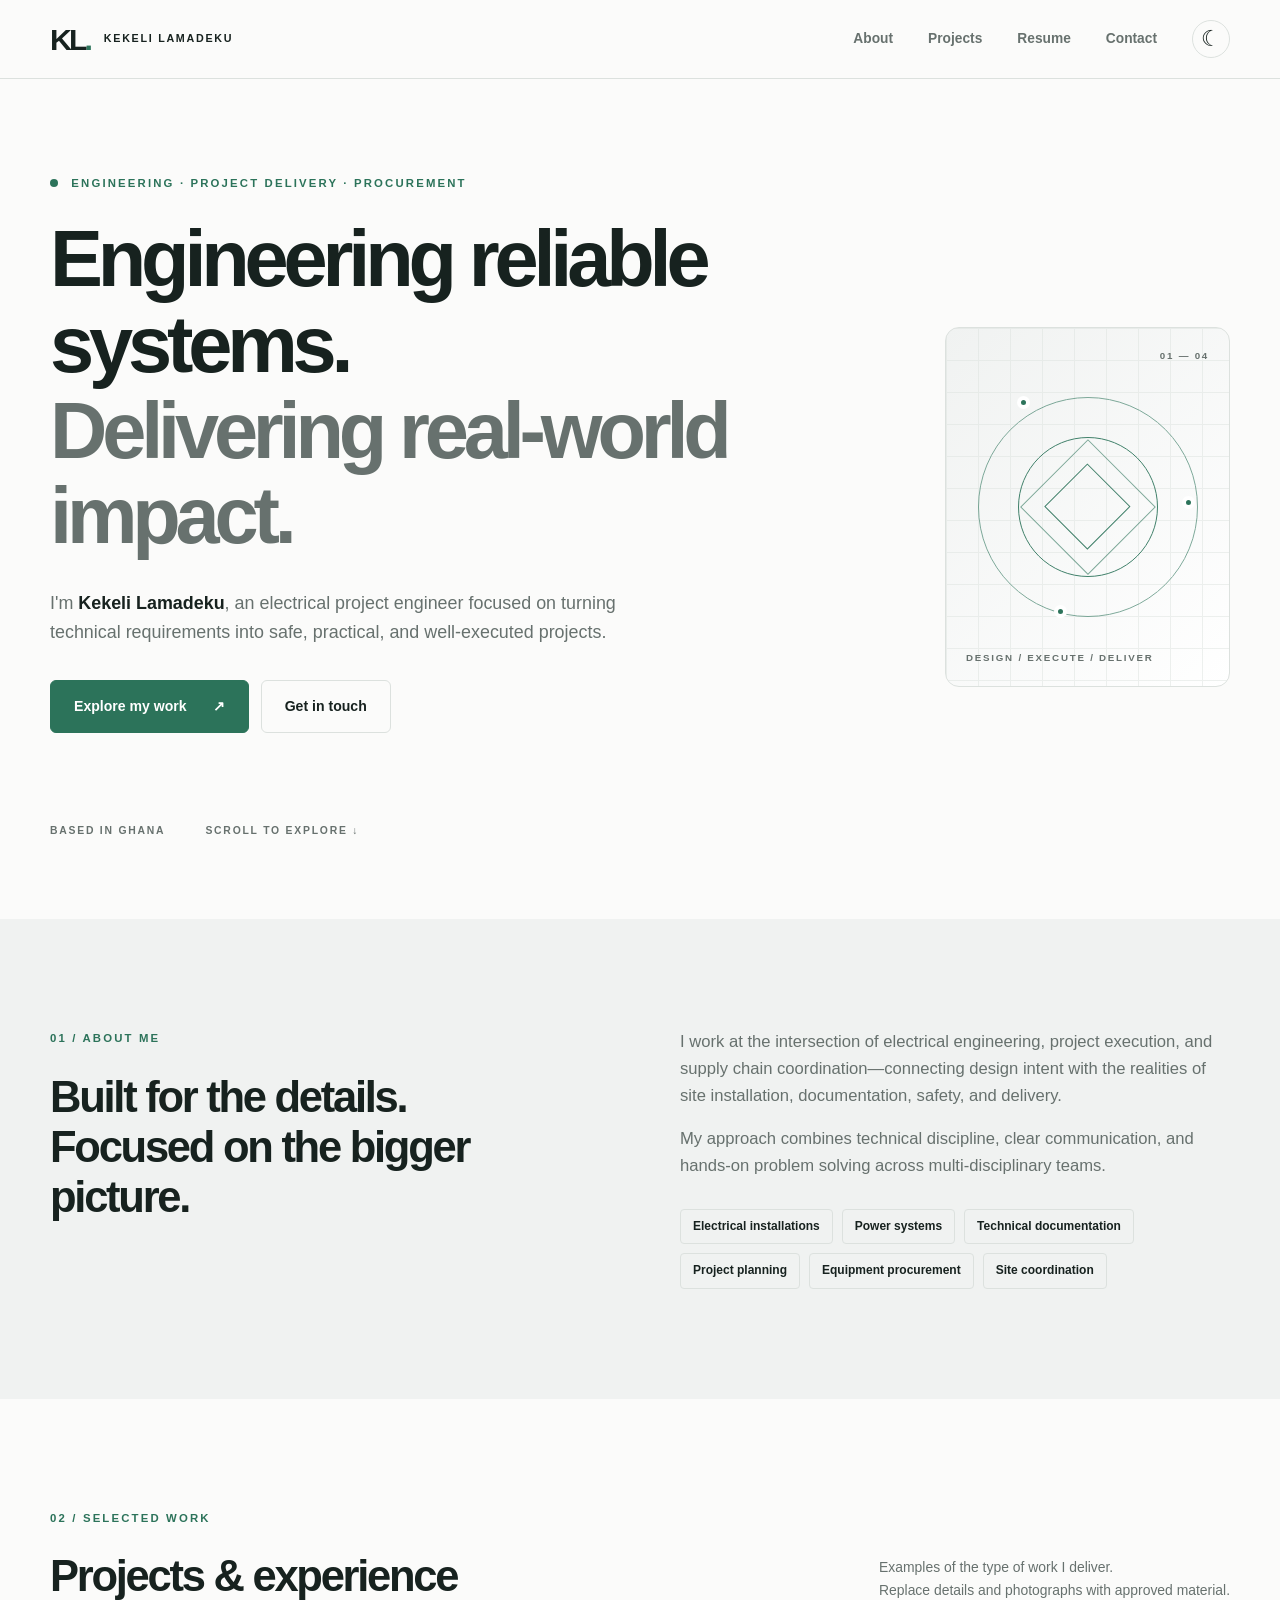
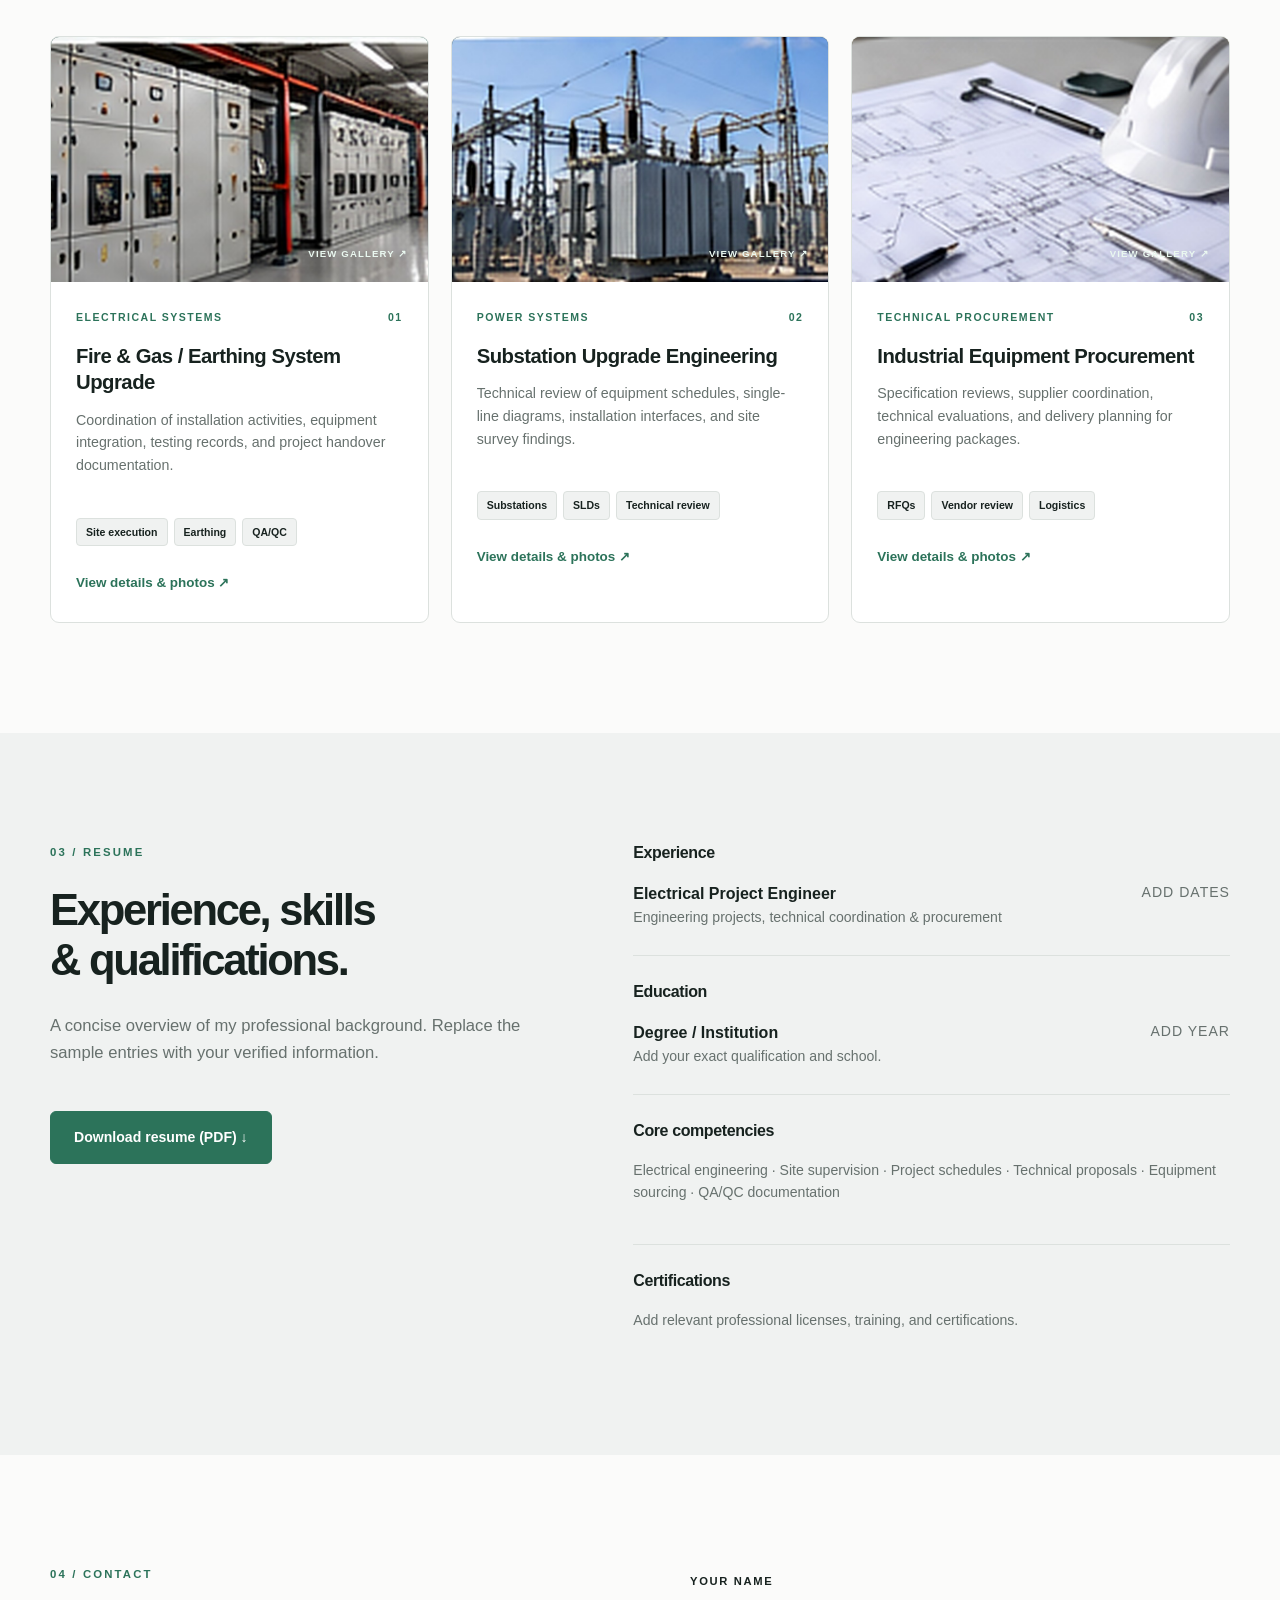
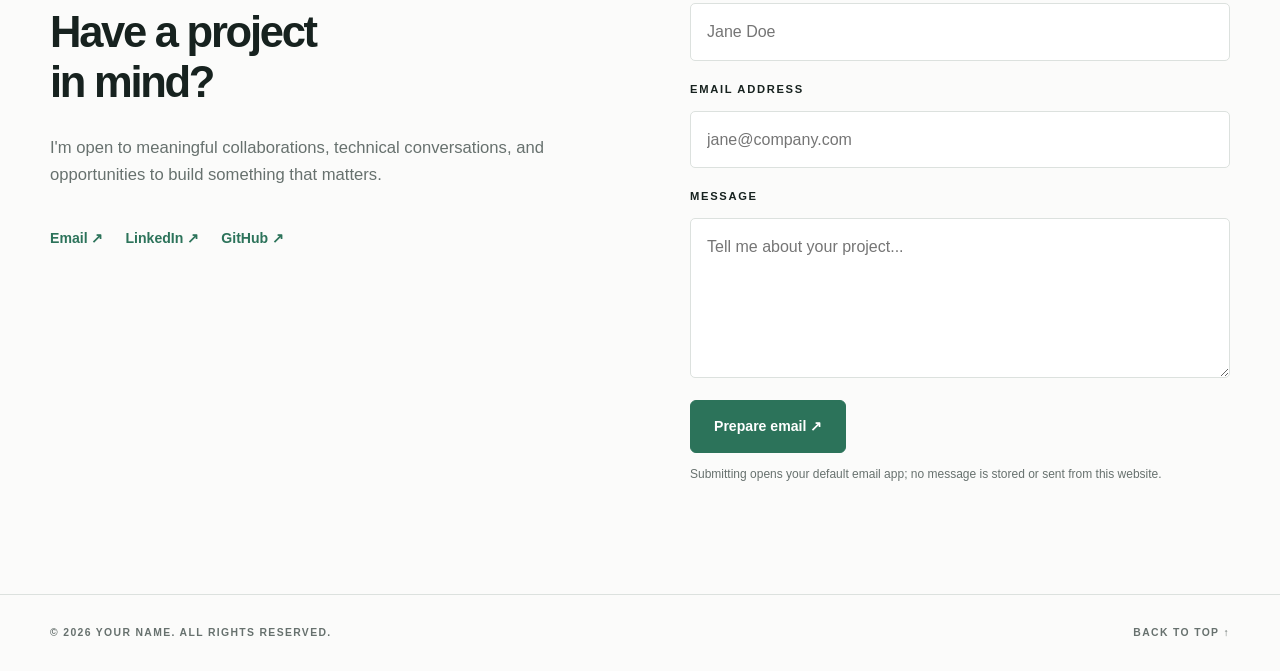
<file: index.html>
<!DOCTYPE html>
<html lang="en">
<head>
  <meta charset="UTF-8" />
  <meta name="viewport" content="width=device-width, initial-scale=1" />
  <meta name="description" content="Portfolio of an electrical project engineer working across power systems, site delivery, and technical procurement." />
  <meta name="theme-color" content="#f7f8fa" />
  <title>KEKELI LAMADEKU | Electrical Engineer</title>
  <link rel="stylesheet" href="styles.css" />
  <script src="script.js" defer></script>
</head>
<body>
  <a class="skip-link" href="#main">Skip to content</a>
  <header class="site-header">
    <nav class="nav container" aria-label="Main navigation">
      <a href="#home" class="brand" aria-label="Kekeli Lamadeku home"><span class="brand-symbol">KL<span class="accent">.</span></span><span class="brand-label">KEKELI LAMADEKU</span></a>
      <button class="menu-toggle icon-button" type="button" aria-label="Open menu" aria-expanded="false" aria-controls="nav-links">☰</button>
      <div class="nav-links" id="nav-links">
        <a href="#about">About</a><a href="#projects">Projects</a><a href="#resume">Resume</a><a href="#contact">Contact</a>
        <button id="theme-toggle" class="icon-button theme-toggle" type="button" aria-label="Switch to dark mode" title="Toggle theme">☾</button>
      </div>
    </nav>
  </header>

  <main id="main">
    <section id="home" class="hero section container">
      <div class="hero-copy">
        <p class="eyebrow"><span class="status-dot"></span> ENGINEERING · PROJECT DELIVERY · PROCUREMENT</p>
        <h1>Engineering reliable systems.<br /><span class="muted-heading">Delivering real-world impact.</span></h1>
        <p class="hero-description">I'm <strong>Kekeli Lamadeku</strong>, an electrical project engineer focused on turning technical requirements into safe, practical, and well-executed projects.</p>
        <div class="button-row"><a class="button button-primary" href="#projects">Explore my work <span aria-hidden="true">↗</span></a><a class="button button-outline" href="#contact">Get in touch</a></div>
        <div class="hero-bottom"><span>BASED IN GHANA</span><span>SCROLL TO EXPLORE ↓</span></div>
      </div>
      <div class="hero-visual" aria-label="Decorative electrical engineering line diagram">
        <div class="diagram-grid"></div><div class="diagram-ring ring-one"></div><div class="diagram-ring ring-two"></div>
        <div class="diagram-node node-a"></div><div class="diagram-node node-b"></div><div class="diagram-node node-c"></div>
        <span class="diagram-caption">DESIGN / EXECUTE / DELIVER</span><span class="diagram-index">01 — 04</span>
      </div>
    </section>

    <section id="about" class="section section-alt"><div class="container two-column">
      <div><p class="eyebrow">01 / ABOUT ME</p><h2>Built for the details.<br />Focused on the bigger picture.</h2></div>
      <div class="body-copy"><p>I work at the intersection of electrical engineering, project execution, and supply chain coordination—connecting design intent with the realities of site installation, documentation, safety, and delivery.</p><p>My approach combines technical discipline, clear communication, and hands-on problem solving across multi-disciplinary teams.</p><div class="expertise"><span>Electrical installations</span><span>Power systems</span><span>Technical documentation</span><span>Project planning</span><span>Equipment procurement</span><span>Site coordination</span></div></div>
    </div></section>

    <section id="projects" class="section container">
      <div class="section-header"><div><p class="eyebrow">02 / SELECTED WORK</p><h2>Projects & experience</h2></div><p>Examples of the type of work I deliver.<br />Replace details and photographs with approved material.</p></div>
      <div class="project-grid">
        <article class="project-card"><button class="project-image photo-placeholder" type="button" data-gallery="0" aria-label="Open project 1 gallery"><img class="project-card-photo" src="assets/fire-gas-1.jpg" alt="Illustrative engineering project photograph" loading="lazy" /><span class="image-action">VIEW GALLERY ↗</span></button><div class="project-content"><div class="project-meta">ELECTRICAL SYSTEMS <span>01</span></div><h3>Fire & Gas / Earthing System Upgrade</h3><p>Coordination of installation activities, equipment integration, testing records, and project handover documentation.</p><div class="tags"><span>Site execution</span><span>Earthing</span><span>QA/QC</span></div><button class="text-link" type="button" data-gallery="0">View details & photos ↗</button></div></article>
        <article class="project-card"><button class="project-image photo-placeholder variant-two" type="button" data-gallery="1" aria-label="Open project 2 gallery"><img class="project-card-photo" src="assets/substation-1.jpg" alt="Illustrative engineering project photograph" loading="lazy" /><span class="image-action">VIEW GALLERY ↗</span></button><div class="project-content"><div class="project-meta">POWER SYSTEMS <span>02</span></div><h3>Substation Upgrade Engineering</h3><p>Technical review of equipment schedules, single-line diagrams, installation interfaces, and site survey findings.</p><div class="tags"><span>Substations</span><span>SLDs</span><span>Technical review</span></div><button class="text-link" type="button" data-gallery="1">View details & photos ↗</button></div></article>
        <article class="project-card"><button class="project-image photo-placeholder variant-three" type="button" data-gallery="2" aria-label="Open project 3 gallery"><img class="project-card-photo" src="assets/procurement-1.jpg" alt="Illustrative engineering project photograph" loading="lazy" /><span class="image-action">VIEW GALLERY ↗</span></button><div class="project-content"><div class="project-meta">TECHNICAL PROCUREMENT <span>03</span></div><h3>Industrial Equipment Procurement</h3><p>Specification reviews, supplier coordination, technical evaluations, and delivery planning for engineering packages.</p><div class="tags"><span>RFQs</span><span>Vendor review</span><span>Logistics</span></div><button class="text-link" type="button" data-gallery="2">View details & photos ↗</button></div></article>
      </div>
    </section>

    <section id="resume" class="section section-alt"><div class="container resume-layout"><div class="resume-intro"><p class="eyebrow">03 / RESUME</p><h2>Experience, skills<br />& qualifications.</h2><p>A concise overview of my professional background. Replace the sample entries with your verified information.</p><a class="button button-primary" href="assets/resume.pdf" download>Download resume (PDF) ↓</a></div><div class="resume-details"><div class="resume-block"><h3>Experience</h3><div class="resume-entry"><div><strong>Electrical Project Engineer</strong><span>Engineering projects, technical coordination & procurement</span></div><small>ADD DATES</small></div></div><div class="resume-block"><h3>Education</h3><div class="resume-entry"><div><strong>Degree / Institution</strong><span>Add your exact qualification and school.</span></div><small>ADD YEAR</small></div></div><div class="resume-block"><h3>Core competencies</h3><p>Electrical engineering · Site supervision · Project schedules · Technical proposals · Equipment sourcing · QA/QC documentation</p></div><div class="resume-block"><h3>Certifications</h3><p>Add relevant professional licenses, training, and certifications.</p></div></div></div></section>

    <section id="contact" class="section container contact-layout"><div><p class="eyebrow">04 / CONTACT</p><h2>Have a project<br />in mind?</h2><p class="contact-copy">I'm open to meaningful collaborations, technical conversations, and opportunities to build something that matters.</p><div class="social-links"><a id="email-link" href="mailto:hello@example.com">Email ↗</a><a href="https://www.linkedin.com/" target="_blank" rel="noopener noreferrer">LinkedIn ↗</a><a href="https://github.com/" target="_blank" rel="noopener noreferrer">GitHub ↗</a></div></div><form id="contact-form" class="contact-form"><label for="contact-name">YOUR NAME</label><input id="contact-name" name="name" autocomplete="name" required placeholder="Jane Doe" maxlength="100" /><label for="contact-email">EMAIL ADDRESS</label><input id="contact-email" name="email" type="email" autocomplete="email" required placeholder="jane@company.com" maxlength="180" /><label for="contact-message">MESSAGE</label><textarea id="contact-message" name="message" rows="5" required placeholder="Tell me about your project..." maxlength="3000"></textarea><button class="button button-primary" type="submit">Prepare email ↗</button><p class="form-note" id="form-note" role="status">Submitting opens your default email app; no message is stored or sent from this website.</p></form></section>
  </main>
  <footer class="site-footer"><div class="container footer-inner"><span>© <span id="year"></span> YOUR NAME. ALL RIGHTS RESERVED.</span><a href="#home">BACK TO TOP ↑</a></div></footer>

  <dialog id="gallery-dialog" class="gallery-dialog" aria-label="Project gallery"><div class="dialog-heading"><div><p class="eyebrow">PROJECT GALLERY</p><h3 id="gallery-title">Project</h3></div><button id="close-gallery" class="icon-button close-button" type="button" aria-label="Close gallery">✕</button></div><div class="gallery-image-wrap"><img id="gallery-image" alt="Project image" hidden /><div id="gallery-placeholder" class="gallery-empty">Project photo placeholder</div></div><div class="gallery-footer"><p id="gallery-caption"></p><div class="gallery-controls"><button id="gallery-prev" type="button" aria-label="Previous image">←</button><span id="gallery-counter">1 / 3</span><button id="gallery-next" type="button" aria-label="Next image">→</button></div></div></dialog>
</body>
</html>
</file>
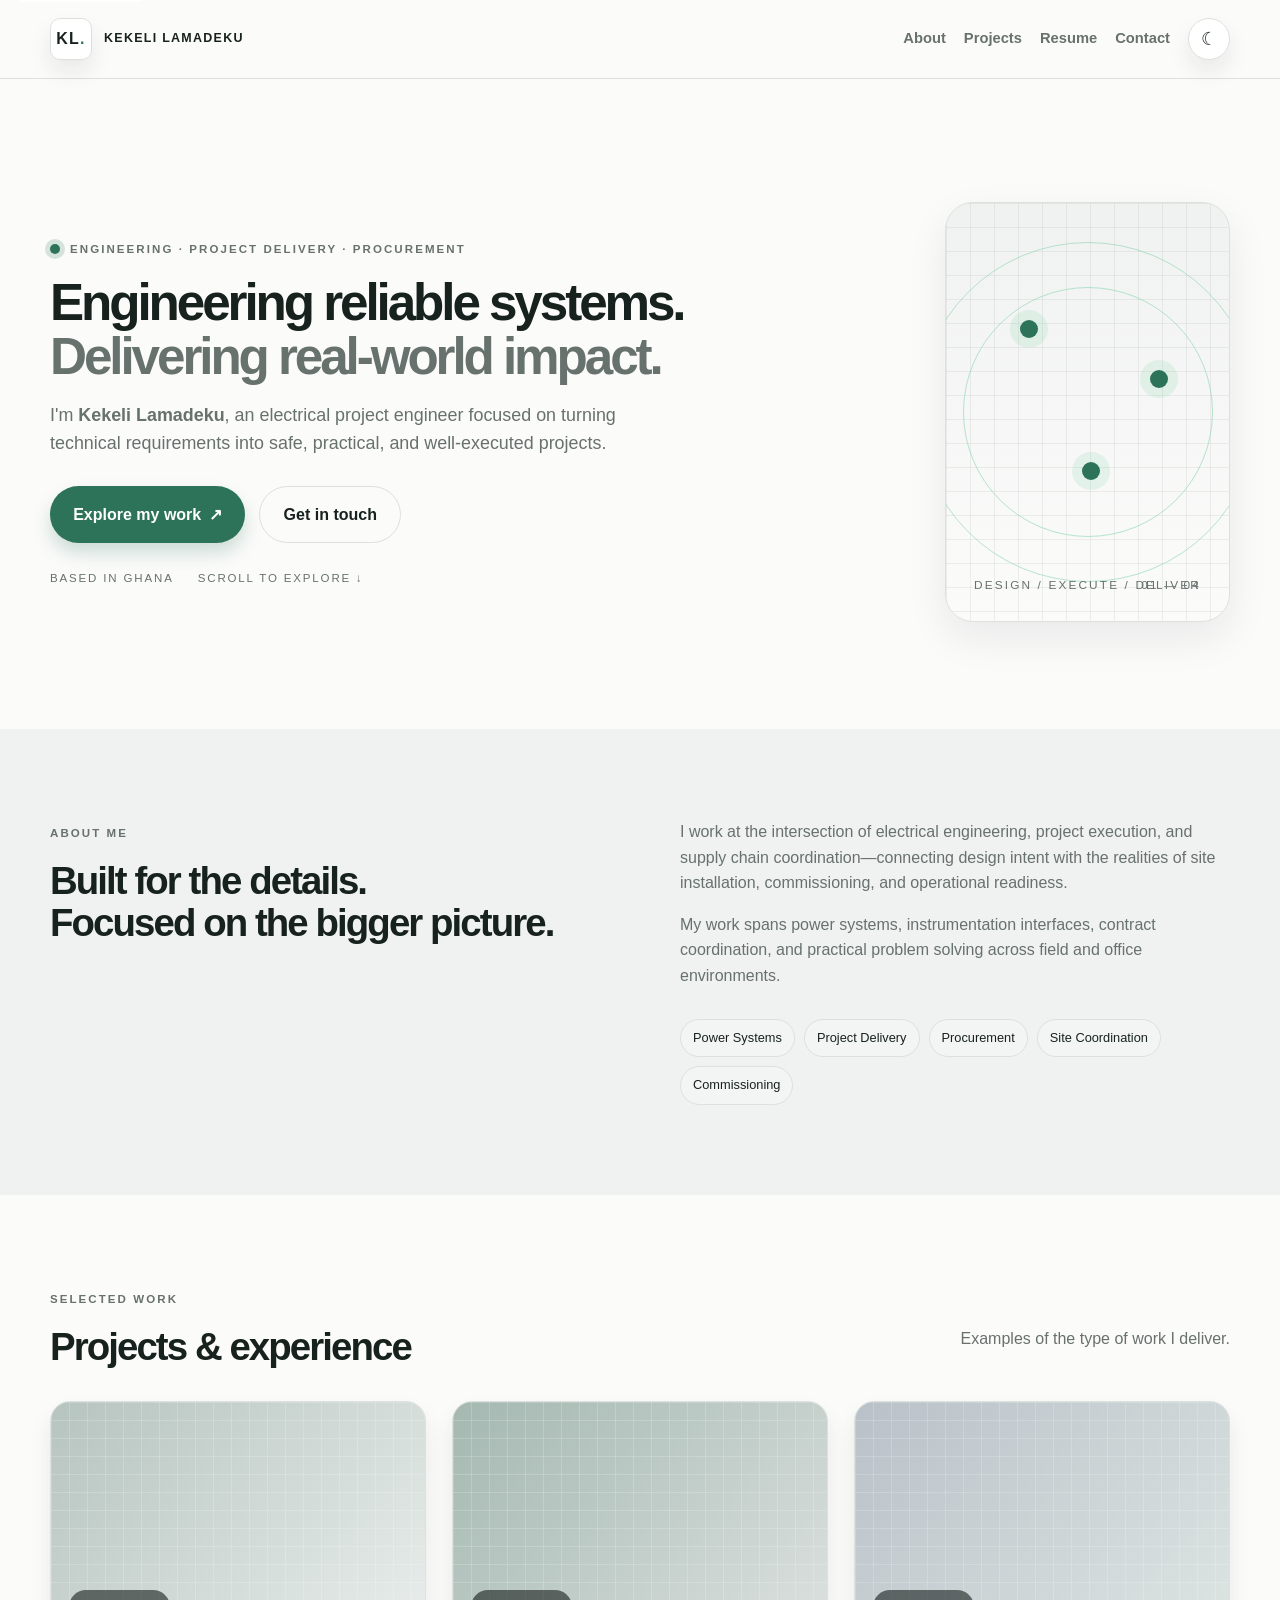
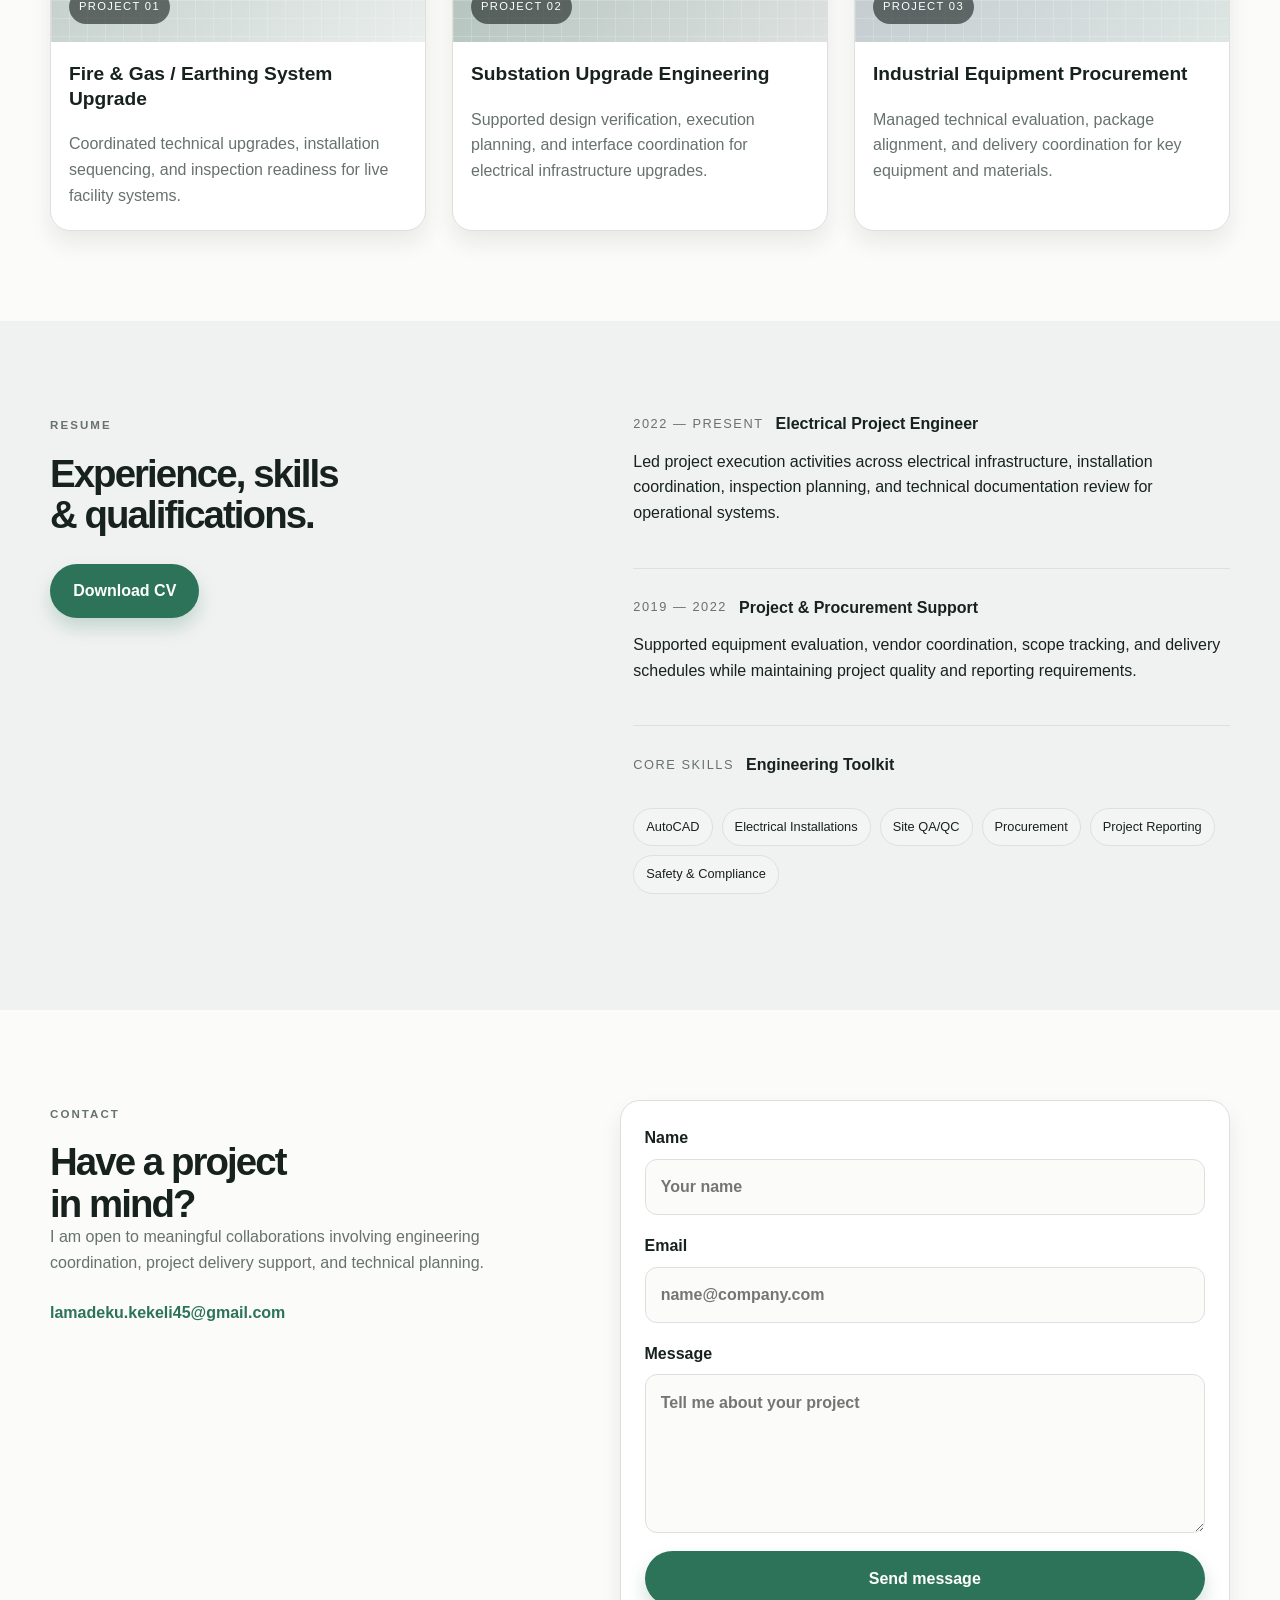
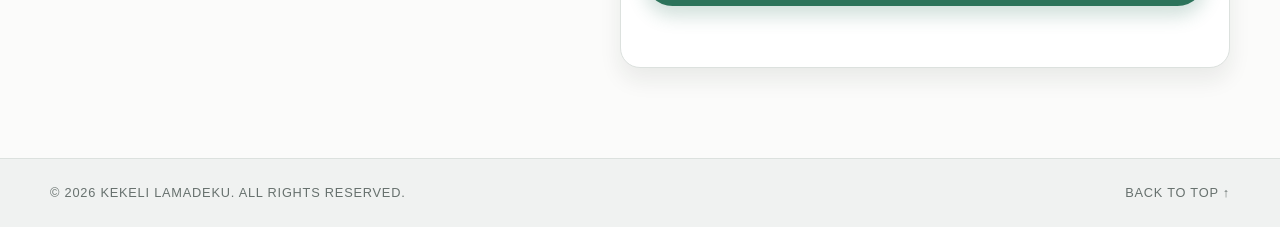
<file: engineer-portfolio/index.html>
<!DOCTYPE html>
<html lang="en">
  <head>
    <meta charset="UTF-8" />
    <meta name="viewport" content="width=device-width, initial-scale=1" />
    <meta
      name="description"
      content="Portfolio of an electrical project engineer specializing in power systems, engineering delivery, and industrial procurement."
    />
    <meta name="robots" content="index, follow" />
    <meta property="og:title" content="Kekeli Lamadeku | Electrical Project Engineer" />
    <meta
      property="og:description"
      content="Portfolio of an electrical project engineer specializing in power systems, engineering delivery, and industrial procurement."
    />
    <meta property="og:type" content="website" />
    <meta name="twitter:card" content="summary_large_image" />
    <meta name="theme-color" content="#f7f8fa" />
    <title>Kekeli Lamadeku | Electrical Project Engineer</title>
    <link rel="stylesheet" href="styles.css" />
    <script src="script.js" defer></script>
  </head>
  <body>
    <a class="skip-link" href="#main">Skip to content</a>

    <header class="site-header">
      <nav class="nav container" aria-label="Main navigation">
        <a href="#home" class="brand" aria-label="Kekeli Lamadeku home">
          <span class="brand-symbol">KL<span class="accent">.</span></span>
          <span class="brand-label">KEKELI LAMADEKU</span>
        </a>

        <button
          class="menu-toggle icon-button"
          type="button"
          aria-label="Open menu"
          aria-expanded="false"
          aria-controls="nav-links"
        >
          ☰
        </button>

        <div class="nav-links" id="nav-links">
          <a href="#about">About</a>
          <a href="#projects">Projects</a>
          <a href="#resume">Resume</a>
          <a href="#contact">Contact</a>
          <button id="theme-toggle" class="icon-button theme-toggle" type="button" aria-label="Switch to dark mode" title="Toggle theme">
            ☾
          </button>
        </div>
      </nav>
    </header>

    <main id="main">
      <section id="home" class="hero section container">
        <div class="hero-copy">
          <p class="eyebrow"><span class="status-dot"></span> ENGINEERING · PROJECT DELIVERY · PROCUREMENT</p>
          <h1>
            Engineering reliable systems.<br />
            <span class="muted-heading">Delivering real-world impact.</span>
          </h1>
          <p class="hero-description">
            I'm <strong>Kekeli Lamadeku</strong>, an electrical project engineer focused on turning technical requirements into safe,
            practical, and well-executed projects.
          </p>
          <div class="button-row">
            <a class="button button-primary" href="#projects">Explore my work <span aria-hidden="true">↗</span></a>
            <a class="button button-outline" href="#contact">Get in touch</a>
          </div>
          <div class="hero-bottom">
            <span>BASED IN GHANA</span>
            <span>SCROLL TO EXPLORE ↓</span>
          </div>
        </div>

        <div class="hero-visual" aria-hidden="true">
          <div class="diagram-grid"></div>
          <div class="diagram-ring ring-one"></div>
          <div class="diagram-ring ring-two"></div>
          <div class="diagram-node node-a"></div>
          <div class="diagram-node node-b"></div>
          <div class="diagram-node node-c"></div>
          <span class="diagram-caption">DESIGN / EXECUTE / DELIVER</span>
          <span class="diagram-index">01 — 04</span>
        </div>
      </section>

      <section id="about" class="section section-alt">
        <div class="container two-column">
          <div>
            <p class="eyebrow">ABOUT ME</p>
            <h2>Built for the details.<br />Focused on the bigger picture.</h2>
          </div>
          <div class="body-copy">
            <p>
              I work at the intersection of electrical engineering, project execution, and supply chain coordination—connecting
              design intent with the realities of site installation, commissioning, and operational readiness.
            </p>
            <p>
              My work spans power systems, instrumentation interfaces, contract coordination, and practical problem solving across
              field and office environments.
            </p>
            <div class="expertise" aria-label="Core areas of expertise">
              <span>Power Systems</span>
              <span>Project Delivery</span>
              <span>Procurement</span>
              <span>Site Coordination</span>
              <span>Commissioning</span>
            </div>
          </div>
        </div>
      </section>

      <section id="projects" class="section container">
        <div class="section-header">
          <div>
            <p class="eyebrow">SELECTED WORK</p>
            <h2>Projects &amp; experience</h2>
          </div>
          <p>Examples of the type of work I deliver.</p>
        </div>

        <div class="project-grid">
          <article class="project-card">
            <button class="project-image photo-placeholder" type="button" data-gallery="0" aria-label="Open project 1 gallery">
              <span class="photo-grid"></span>
              <span class="image-tag">PROJECT 01</span>
            </button>
            <div class="project-copy">
              <h3>Fire &amp; Gas / Earthing System Upgrade</h3>
              <p>Coordinated technical upgrades, installation sequencing, and inspection readiness for live facility systems.</p>
            </div>
          </article>

          <article class="project-card">
            <button class="project-image photo-placeholder variant-two" type="button" data-gallery="1" aria-label="Open project 2 gallery">
              <span class="photo-grid"></span>
              <span class="image-tag">PROJECT 02</span>
            </button>
            <div class="project-copy">
              <h3>Substation Upgrade Engineering</h3>
              <p>Supported design verification, execution planning, and interface coordination for electrical infrastructure upgrades.</p>
            </div>
          </article>

          <article class="project-card">
            <button class="project-image photo-placeholder variant-three" type="button" data-gallery="2" aria-label="Open project 3 gallery">
              <span class="photo-grid"></span>
              <span class="image-tag">PROJECT 03</span>
            </button>
            <div class="project-copy">
              <h3>Industrial Equipment Procurement</h3>
              <p>Managed technical evaluation, package alignment, and delivery coordination for key equipment and materials.</p>
            </div>
          </article>
        </div>
      </section>

      <section id="resume" class="section section-alt">
        <div class="container resume-layout">
          <div class="resume-intro">
            <p class="eyebrow">RESUME</p>
            <h2>Experience, skills<br />&amp; qualifications.</h2>
            <a class="button button-primary" href="assets/resume.pdf" target="_blank" rel="noreferrer">Download CV</a>
          </div>

          <div class="resume-content">
            <div class="resume-block">
              <div class="resume-meta">
                <span class="resume-year">2022 — Present</span>
                <span class="resume-role">Electrical Project Engineer</span>
              </div>
              <p>
                Led project execution activities across electrical infrastructure, installation coordination, inspection planning,
                and technical documentation review for operational systems.
              </p>
            </div>

            <div class="resume-block">
              <div class="resume-meta">
                <span class="resume-year">2019 — 2022</span>
                <span class="resume-role">Project &amp; Procurement Support</span>
              </div>
              <p>
                Supported equipment evaluation, vendor coordination, scope tracking, and delivery schedules while maintaining
                project quality and reporting requirements.
              </p>
            </div>

            <div class="resume-block">
              <div class="resume-meta">
                <span class="resume-year">Core Skills</span>
                <span class="resume-role">Engineering Toolkit</span>
              </div>
              <div class="tags" aria-label="Skills list">
                <span>AutoCAD</span>
                <span>Electrical Installations</span>
                <span>Site QA/QC</span>
                <span>Procurement</span>
                <span>Project Reporting</span>
                <span>Safety &amp; Compliance</span>
              </div>
            </div>
          </div>
        </div>
      </section>

      <section id="contact" class="section container contact-layout">
        <div>
          <p class="eyebrow">CONTACT</p>
          <h2>Have a project<br />in mind?</h2>
          <p class="contact-copy">
            I am open to meaningful collaborations involving engineering coordination, project delivery support, and technical
            planning.
          </p>
          <div class="contact-links">
            <a id="email-link" href="mailto:lamadeku.kekeli45@gmail.com">lamadeku.kekeli45@gmail.com</a>
          </div>
        </div>

        <form id="contact-form" class="contact-form" novalidate>
          <label>
            <span>Name</span>
            <input type="text" name="name" placeholder="Your name" required />
          </label>
          <label>
            <span>Email</span>
            <input type="email" name="email" placeholder="name@company.com" required />
          </label>
          <label>
            <span>Message</span>
            <textarea name="message" rows="5" placeholder="Tell me about your project" required></textarea>
          </label>
          <button type="submit" class="button button-primary">Send message</button>
          <p id="form-note" aria-live="polite"></p>
        </form>
      </section>
    </main>

    <footer class="site-footer">
      <div class="container footer-inner">
        <span>© <span id="year"></span> KEKELI LAMADEKU. ALL RIGHTS RESERVED.</span>
        <a href="#home">BACK TO TOP ↑</a>
      </div>
    </footer>

    <dialog id="gallery-dialog" class="gallery-dialog" aria-label="Project gallery">
      <div class="dialog-heading">
        <div>
          <p class="eyebrow">PROJECT GALLERY</p>
          <h3 id="gallery-title">Project</h3>
        </div>
        <button id="close-gallery" class="icon-button" type="button" aria-label="Close gallery">✕</button>
      </div>

      <div class="gallery-viewport">
        <button class="gallery-nav prev" id="gallery-prev" type="button" aria-label="Previous image">←</button>
        <figure class="gallery-stage">
          <img id="gallery-image" alt="Project gallery item" hidden />
          <div id="gallery-placeholder" class="gallery-placeholder" aria-live="polite">Loading image…</div>
        </figure>
        <button class="gallery-nav next" id="gallery-next" type="button" aria-label="Next image">→</button>
      </div>

      <div class="gallery-footer">
        <p id="gallery-caption">Project description</p>
        <span id="gallery-counter">1 / 1</span>
      </div>
    </dialog>
  </body>
</html>
</file>
<file: styles.css>
/* 1. Design tokens */
:root{color-scheme:light;--bg:#fbfbfa;--surface:#f0f2f1;--card:#fff;--text:#17221f;--muted:#67716e;--line:#dce1de;--accent:#2c735a;--accent-contrast:#fff;--header:rgba(251,251,250,.92);--shadow:0 24px 70px rgba(20,38,31,.12)}
:root[data-theme="dark"]{color-scheme:dark;--bg:#101715;--surface:#1b2521;--card:#17201d;--text:#f4f7f5;--muted:#a1b0aa;--line:#35423b;--accent:#80d0a8;--accent-contrast:#102017;--header:rgba(16,23,21,.93);--shadow:0 24px 70px rgba(0,0,0,.45)}
*,*::before,*::after{box-sizing:border-box}html{scroll-behavior:smooth;scroll-padding-top:88px}body{margin:0;background:var(--bg);color:var(--text);font-family:Inter,ui-sans-serif,-apple-system,BlinkMacSystemFont,"Segoe UI",sans-serif;line-height:1.6}button,input,textarea{font:inherit}a{color:inherit;text-decoration:none}button{cursor:pointer}img{max-width:100%}::selection{background:var(--accent);color:var(--accent-contrast)}:focus-visible{outline:3px solid var(--accent);outline-offset:4px}.container{width:min(1180px,calc(100% - 64px));margin:auto}.section{padding:110px 0}.section-alt{background:var(--surface)}.eyebrow{font-size:.71rem;letter-spacing:.19em;font-weight:750;color:var(--accent);margin:0 0 24px;text-transform:uppercase}h1,h2,h3,p{margin-top:0}h1{font-size:clamp(3rem,6.2vw,5.8rem);line-height:1.08;letter-spacing:-.065em;font-weight:650;max-width:850px;margin-bottom:30px}h2{font-size:clamp(2rem,3.4vw,3.5rem);line-height:1.15;letter-spacing:-.052em;font-weight:650;margin-bottom:28px}h3{letter-spacing:-.025em;line-height:1.3}.muted-heading{color:var(--muted)}.body-copy p,.resume-intro>p:not(.eyebrow),.contact-copy{color:var(--muted);font-size:1.04rem;max-width:540px}.skip-link{position:absolute;left:16px;top:-70px;padding:12px;background:var(--card);z-index:100}.skip-link:focus{top:12px}
/* 2. Navigation */
.site-header{position:sticky;top:0;z-index:30;background:var(--header);backdrop-filter:blur(15px);border-bottom:1px solid var(--line)}.nav{height:78px;display:flex;align-items:center;justify-content:space-between}.brand{display:flex;align-items:center;gap:14px;font-weight:800}.brand-symbol{font-size:1.9rem;line-height:1;letter-spacing:-.1em}.accent{color:var(--accent)}.brand-label{font-size:.67rem;letter-spacing:.16em}.nav-links{display:flex;align-items:center;gap:35px}.nav-links>a{font-size:.86rem;font-weight:600;color:var(--muted);transition:color .2s}.nav-links>a:hover,.nav-links>a.active{color:var(--accent)}.icon-button{border:1px solid var(--line);color:var(--text);background:transparent;width:38px;height:38px;border-radius:50%;display:grid;place-items:center}.theme-toggle{font-size:1.35rem}.menu-toggle{display:none}
/* 3. Hero */
.hero{min-height:650px;display:grid;grid-template-columns:1.5fr .5fr;align-items:center;gap:40px;padding-top:95px;padding-bottom:80px}.hero-description{font-size:1.12rem;max-width:620px;color:var(--muted);margin-bottom:34px}.hero-description strong{color:var(--text)}.button-row{display:flex;flex-wrap:wrap;gap:12px}.button{display:inline-flex;align-items:center;justify-content:center;gap:26px;padding:14px 23px;font-weight:700;font-size:.88rem;border-radius:6px;border:1px solid var(--accent);transition:transform .2s,background .2s,color .2s}.button:hover{transform:translateY(-3px)}.button-primary{color:var(--accent-contrast);background:var(--accent)}.button-outline{background:transparent;color:var(--text);border-color:var(--line)}.button-outline:hover{border-color:var(--accent)}.hero-bottom{display:flex;gap:40px;color:var(--muted);font-weight:700;font-size:.65rem;letter-spacing:.17em;margin-top:90px}.hero-visual{min-height:360px;position:relative;border:1px solid var(--line);border-radius:14px;overflow:hidden;background:linear-gradient(135deg,var(--surface),var(--card))}.diagram-grid,.photo-grid{position:absolute;inset:0;background-image:linear-gradient(var(--line) 1px,transparent 1px),linear-gradient(90deg,var(--line) 1px,transparent 1px);background-size:32px 32px;opacity:.5}.diagram-ring{position:absolute;border:1px solid var(--accent);border-radius:50%;top:50%;left:50%;transform:translate(-50%,-50%)}.ring-one{width:220px;height:220px;opacity:.6}.ring-two{width:140px;height:140px;opacity:.9}.diagram-ring::after{content:"";position:absolute;inset:28%;border:1px solid var(--accent);transform:rotate(45deg)}.diagram-node{width:13px;height:13px;background:var(--accent);border:4px solid var(--card);border-radius:50%;position:absolute}.node-a{top:19%;left:25%}.node-b{top:47%;right:12%}.node-c{bottom:19%;left:38%}.diagram-caption,.diagram-index{position:absolute;font-size:.61rem;letter-spacing:.18em;font-weight:800;color:var(--muted)}.diagram-caption{left:20px;bottom:20px}.diagram-index{right:20px;top:20px}.status-dot{display:inline-block;height:8px;width:8px;background:var(--accent);border-radius:50%;margin-right:8px}
/* 4. About and projects */
.two-column{display:grid;grid-template-columns:1fr 1fr;gap:80px}.expertise{display:flex;gap:9px;flex-wrap:wrap;margin-top:30px}.expertise span,.tags span{border:1px solid var(--line);border-radius:4px;padding:7px 12px;font-size:.75rem;font-weight:600}.section-header{display:flex;align-items:end;justify-content:space-between;gap:30px;margin-bottom:35px}.section-header h2{margin:0}.section-header>p{color:var(--muted);font-size:.87rem;margin:0}.project-grid{display:grid;grid-template-columns:repeat(3,minmax(0,1fr));gap:22px}.project-card{border:1px solid var(--line);border-radius:9px;background:var(--card);overflow:hidden;transition:transform .25s,box-shadow .25s}.project-card:hover{transform:translateY(-5px);box-shadow:var(--shadow)}.project-image{height:245px;width:100%;position:relative;overflow:hidden;border:0;display:block;text-align:left;color:#eaf8f0;background:linear-gradient(135deg,#153c32,#387864)}.project-image.variant-two{background:linear-gradient(135deg,#1c3a49,#346578)}.project-image.variant-three{background:linear-gradient(135deg,#554c34,#857c54)}.project-image .photo-grid{opacity:.1;pointer-events:none}.placeholder-content{position:absolute;inset:0;display:flex;flex-direction:column;align-items:center;justify-content:center;gap:8px;font-size:.67rem;font-weight:750;letter-spacing:.18em}.placeholder-kicker{position:absolute;top:22px;left:22px}.placeholder-symbol{font-size:4.6rem;font-weight:300;letter-spacing:0}.image-action{position:absolute;bottom:20px;right:20px;letter-spacing:.12em;font-size:.6rem;font-weight:800}.project-content{padding:27px 25px}.project-meta{display:flex;justify-content:space-between;color:var(--accent);font-size:.66rem;letter-spacing:.14em;font-weight:800;margin-bottom:17px}.project-content h3{font-size:1.27rem;margin-bottom:13px}.project-content p{font-size:.89rem;color:var(--muted);min-height:86px}.tags{display:flex;flex-wrap:wrap;gap:6px;margin:23px 0}.tags span{font-size:.66rem;padding:5px 9px;background:var(--surface)}.text-link{border:0;background:none;padding:0;color:var(--accent);font-weight:750;font-size:.84rem}.text-link:hover{text-decoration:underline}
/* 5. Resume and contact */
.resume-layout{display:grid;grid-template-columns:.9fr 1.1fr;gap:95px}.resume-intro>.button{margin-top:28px}.resume-block{padding:0 0 26px;margin-bottom:26px;border-bottom:1px solid var(--line)}.resume-block:last-child{border:0;margin:0;padding:0}.resume-block h3{font-size:1rem;margin-bottom:17px}.resume-entry{display:flex;justify-content:space-between;gap:20px}.resume-entry strong,.resume-entry span{display:block}.resume-entry span,.resume-block p,.resume-entry small{font-size:.88rem;color:var(--muted)}.resume-entry small{white-space:nowrap;letter-spacing:.07em}.contact-layout{display:grid;grid-template-columns:1fr 1fr;gap:100px}.contact-copy{margin-bottom:38px}.social-links{display:flex;flex-wrap:wrap;gap:22px;font-weight:750;color:var(--accent);font-size:.88rem}.contact-form{display:grid;gap:12px}.contact-form label{letter-spacing:.15em;font-size:.7rem;font-weight:750;margin-top:8px}.contact-form input,.contact-form textarea{width:100%;padding:15px 16px;background:var(--card);border:1px solid var(--line);border-radius:5px;color:var(--text);outline:none}.contact-form input:focus,.contact-form textarea:focus{border-color:var(--accent)}.contact-form textarea{resize:vertical}.contact-form .button{justify-self:start;margin-top:10px}.form-note{font-size:.75rem;color:var(--muted);margin:0}.site-footer{border-top:1px solid var(--line)}.footer-inner{display:flex;justify-content:space-between;gap:20px;padding:30px 0;font-size:.65rem;letter-spacing:.13em;color:var(--muted);font-weight:750}
/* 6. Gallery dialog */
.gallery-dialog{background:var(--card);color:var(--text);width:min(760px,calc(100% - 30px));max-height:90vh;border:1px solid var(--line);border-radius:12px;padding:25px;box-shadow:var(--shadow)}.gallery-dialog::backdrop{background:rgba(3,13,9,.78);backdrop-filter:blur(5px)}.dialog-heading,.gallery-footer,.gallery-controls{display:flex;align-items:center;justify-content:space-between;gap:15px}.dialog-heading h3{margin:0 0 20px}.dialog-heading .eyebrow{margin-bottom:4px}.close-button{align-self:flex-start}.gallery-image-wrap{height:min(53vh,440px);display:grid;place-items:center;background:var(--surface);overflow:hidden;border-radius:6px}.gallery-image-wrap img{width:100%;height:100%;object-fit:contain}.gallery-empty{padding:20px;text-align:center;color:var(--muted);font-size:.95rem}.gallery-footer{margin-top:15px}.gallery-footer p{margin:0;color:var(--muted);font-size:.85rem}.gallery-controls button{border:1px solid var(--line);background:transparent;color:var(--text);border-radius:5px;padding:6px 12px}.gallery-controls span{font-size:.75rem;white-space:nowrap}
/* 7. Responsive */
@media(max-width:980px){.hero{grid-template-columns:1fr}.hero-visual{display:none}.project-grid{grid-template-columns:repeat(2,minmax(0,1fr))}.two-column,.resume-layout,.contact-layout{gap:42px}}@media(max-width:680px){.container{width:min(100% - 36px,1180px)}.section{padding:75px 0}.nav{height:68px}.menu-toggle{display:grid}.nav-links{display:none;position:absolute;top:68px;left:0;right:0;background:var(--card);padding:22px 18px 28px;border-bottom:1px solid var(--line);flex-direction:column;align-items:stretch;gap:20px}.nav-links.is-open{display:flex}.nav-links .theme-toggle{align-self:flex-start}.hero{padding-top:75px;min-height:650px}.hero-bottom{margin-top:90px;justify-content:space-between;gap:15px}.two-column,.resume-layout,.contact-layout{grid-template-columns:1fr}.project-grid{grid-template-columns:1fr}.section-header{align-items:flex-start;flex-direction:column}.project-content p{min-height:unset}.footer-inner{flex-direction:column}.resume-entry{flex-wrap:wrap}.gallery-footer{align-items:flex-start;flex-direction:column}.brand-label{display:none}}@media(prefers-reduced-motion:reduce){html{scroll-behavior:auto}*,*::before,*::after{transition-duration:.01ms!important;animation-duration:.01ms!important}}

/* Sample photo assets: maintain original project cards and gallery interface. */
.project-image .project-card-photo{position:absolute;inset:0;width:100%;height:100%;object-fit:cover;display:block;transition:transform .35s ease;z-index:1}.project-image:hover .project-card-photo{transform:scale(1.045)}.project-image .image-action{z-index:2;position:absolute}.project-image .photo-grid,.project-image .placeholder-content{display:none}
</file>
<file: engineer-portfolio/styles.css>
/* 1. Design tokens */
:root {
  color-scheme: light;
  --bg: #fbfbfa;
  --surface: #f0f2f1;
  --card: #ffffff;
  --text: #17221f;
  --muted: #67716e;
  --line: #dce1de;
  --accent: #2c735a;
  --accent-contrast: #ffffff;
  --header: rgba(251, 251, 250, 0.92);
  --shadow: 0 16px 40px rgba(18, 28, 24, 0.08);
  --soft-shadow: 0 12px 22px rgba(22, 33, 29, 0.08);
}

:root[data-theme="dark"] {
  color-scheme: dark;
  --bg: #101715;
  --surface: #1b2521;
  --card: #17201d;
  --text: #f4f7f5;
  --muted: #a1b0aa;
  --line: #35423b;
  --accent: #80d0a8;
  --accent-contrast: #102017;
  --header: rgba(16, 23, 21, 0.92);
  --shadow: 0 18px 40px rgba(0, 0, 0, 0.45);
  --soft-shadow: 0 12px 22px rgba(0, 0, 0, 0.28);
}

* {
  box-sizing: border-box;
}

html {
  scroll-behavior: smooth;
  scroll-padding-top: 88px;
}

body {
  margin: 0;
  background: var(--bg);
  color: var(--text);
  font-family: Inter, "Segoe UI", sans-serif;
  line-height: 1.6;
}

img {
  max-width: 100%;
  display: block;
}

a {
  color: inherit;
  text-decoration: none;
}

button,
input,
textarea {
  font: inherit;
}

button {
  cursor: pointer;
}

main {
  display: block;
}

.container {
  width: min(1180px, calc(100% - 32px));
  margin: 0 auto;
}

.section {
  padding: 90px 0;
}

.section-alt {
  background: var(--surface);
}

.eyebrow {
  display: inline-flex;
  align-items: center;
  gap: 10px;
  margin: 0 0 18px;
  font-size: 0.72rem;
  font-weight: 700;
  letter-spacing: 0.18em;
  text-transform: uppercase;
  color: var(--muted);
}

.status-dot {
  width: 10px;
  height: 10px;
  border-radius: 50%;
  display: inline-block;
  background: var(--accent);
  box-shadow: 0 0 0 5px rgba(44, 115, 90, 0.18);
}

h1,
h2,
h3,
p {
  margin-top: 0;
}

h1 {
  font-size: clamp(2.7rem, 4vw, 5rem);
  line-height: 1.04;
  letter-spacing: -0.06em;
  margin-bottom: 18px;
}

h2 {
  font-size: clamp(2rem, 3vw, 3rem);
  line-height: 1.08;
  letter-spacing: -0.05em;
  margin-bottom: 0;
}

h3 {
  font-size: 1.2rem;
  line-height: 1.3;
}

.muted-heading {
  color: var(--muted);
}

.skip-link {
  position: absolute;
  left: 16px;
  top: -40px;
  background: var(--card);
  color: var(--text);
  padding: 8px 12px;
  border-radius: 8px;
  z-index: 100;
}

.skip-link:focus {
  top: 16px;
}

:focus-visible {
  outline: 2px solid rgba(44, 115, 90, 0.85);
  outline-offset: 2px;
}

.site-header {
  position: sticky;
  top: 0;
  z-index: 30;
  background: var(--header);
  backdrop-filter: blur(15px);
  border-bottom: 1px solid var(--line);
}

.nav {
  height: 78px;
  display: flex;
  align-items: center;
  justify-content: space-between;
  gap: 24px;
}

.brand {
  display: inline-flex;
  align-items: center;
  gap: 12px;
  font-weight: 700;
  letter-spacing: 0.08em;
}

.brand-symbol {
  display: inline-flex;
  align-items: center;
  justify-content: center;
  width: 42px;
  height: 42px;
  border: 1px solid var(--line);
  border-radius: 10px;
  background: var(--card);
  box-shadow: var(--soft-shadow);
}

.accent {
  color: var(--accent);
}

.brand-label {
  font-size: 0.78rem;
}

.nav-links {
  display: flex;
  align-items: center;
  gap: 18px;
}

.nav-links a {
  color: var(--muted);
  font-size: 0.92rem;
  font-weight: 600;
}

.nav-links a:hover,
.nav-links a:focus-visible {
  color: var(--text);
}

.icon-button,
.button {
  border: none;
  border-radius: 999px;
  transition: transform 0.2s ease, opacity 0.2s ease, border-color 0.2s ease;
}

.icon-button {
  display: inline-flex;
  align-items: center;
  justify-content: center;
  background: var(--card);
  color: var(--text);
  border: 1px solid var(--line);
  box-shadow: var(--soft-shadow);
}

.icon-button:hover,
.button:hover {
  transform: translateY(-1px);
}

.menu-toggle {
  display: none;
  width: 42px;
  height: 42px;
  font-size: 1.2rem;
}

.theme-toggle {
  width: 42px;
  height: 42px;
  font-size: 1.1rem;
}

.button {
  display: inline-flex;
  align-items: center;
  justify-content: center;
  gap: 8px;
  padding: 0.9rem 1.45rem;
  font-weight: 700;
}

.button-primary {
  background: var(--accent);
  color: var(--accent-contrast);
  box-shadow: 0 10px 18px rgba(44, 115, 90, 0.22);
}

.button-outline {
  background: transparent;
  border: 1px solid var(--line);
  color: var(--text);
}

.hero {
  min-height: 650px;
  display: grid;
  grid-template-columns: 1.5fr 0.5fr;
  align-items: center;
  gap: 40px;
  padding-top: 95px;
  padding-bottom: 80px;
}

.hero-description {
  font-size: 1.12rem;
  max-width: 620px;
  color: var(--muted);
  margin-bottom: 28px;
}

.button-row {
  display: flex;
  flex-wrap: wrap;
  gap: 14px;
  margin-bottom: 26px;
}

.hero-bottom {
  display: flex;
  flex-wrap: wrap;
  gap: 24px;
  font-size: 0.72rem;
  letter-spacing: 0.16em;
  text-transform: uppercase;
  color: var(--muted);
}

.hero-visual {
  position: relative;
  min-height: 420px;
  border: 1px solid var(--line);
  border-radius: 28px;
  background: linear-gradient(180deg, var(--surface), rgba(255, 255, 255, 0.02));
  box-shadow: var(--shadow);
  overflow: hidden;
}

.diagram-grid {
  position: absolute;
  inset: 0;
  background-image:
    linear-gradient(rgba(124, 139, 134, 0.12) 1px, transparent 1px),
    linear-gradient(90deg, rgba(124, 139, 134, 0.12) 1px, transparent 1px);
  background-size: 24px 24px;
}

.diagram-ring {
  position: absolute;
  border: 1px solid rgba(128, 208, 168, 0.55);
  border-radius: 50%;
}

.ring-one {
  width: 250px;
  height: 250px;
  left: 50%;
  top: 50%;
  transform: translate(-50%, -50%);
}

.ring-two {
  width: 340px;
  height: 340px;
  left: 50%;
  top: 50%;
  transform: translate(-50%, -50%);
}

.diagram-node {
  position: absolute;
  width: 18px;
  height: 18px;
  border-radius: 50%;
  background: var(--accent);
  box-shadow: 0 0 0 10px rgba(128, 208, 168, 0.18);
}

.node-a { top: 28%; left: 26%; }
.node-b { top: 62%; left: 48%; }
.node-c { top: 40%; left: 72%; }

.diagram-caption,
.diagram-index {
  position: absolute;
  left: 28px;
  font-size: 0.74rem;
  letter-spacing: 0.18em;
  text-transform: uppercase;
  color: var(--muted);
}

.diagram-caption {
  bottom: 26px;
}

.diagram-index {
  right: 28px;
  left: auto;
  bottom: 26px;
}

.two-column {
  display: grid;
  grid-template-columns: 1fr 1fr;
  gap: 80px;
}

.body-copy {
  color: var(--muted);
}

.expertise,
.tags {
  display: flex;
  flex-wrap: wrap;
  gap: 9px;
  margin-top: 30px;
}

.expertise span,
.tags span {
  border: 1px solid var(--line);
  border-radius: 999px;
  padding: 8px 12px;
  background: rgba(255, 255, 255, 0.2);
  color: var(--text);
  font-size: 0.8rem;
}

.section-header {
  display: flex;
  justify-content: space-between;
  align-items: flex-end;
  gap: 20px;
  margin-bottom: 34px;
}

.section-header p {
  color: var(--muted);
  max-width: 480px;
}

.project-grid {
  display: grid;
  grid-template-columns: repeat(3, minmax(0, 1fr));
  gap: 26px;
}

.project-card {
  background: var(--card);
  border: 1px solid var(--line);
  border-radius: 20px;
  overflow: hidden;
  box-shadow: var(--soft-shadow);
  transition: transform 0.25s ease, box-shadow 0.25s ease;
}

.project-card:hover {
  transform: translateY(-2px);
  box-shadow: var(--shadow);
}

.project-image {
  position: relative;
  display: block;
  width: 100%;
  min-height: 240px;
  border: 0;
  background: linear-gradient(135deg, rgba(44, 115, 90, 0.2), rgba(44, 115, 90, 0.06));
  overflow: hidden;
}

.photo-grid {
  position: absolute;
  inset: 0;
  background-image:
    linear-gradient(rgba(255, 255, 255, 0.18) 1px, transparent 1px),
    linear-gradient(90deg, rgba(255, 255, 255, 0.18) 1px, transparent 1px),
    linear-gradient(135deg, rgba(22, 33, 29, 0.16), rgba(22, 33, 29, 0.04));
  background-size: 18px 18px, 18px 18px, 100% 100%;
}

.variant-two {
  background: linear-gradient(135deg, rgba(44, 115, 90, 0.3), rgba(116, 137, 127, 0.18));
}

.variant-three {
  background: linear-gradient(135deg, rgba(115, 143, 175, 0.28), rgba(44, 115, 90, 0.12));
}

.image-tag {
  position: absolute;
  left: 18px;
  bottom: 18px;
  z-index: 1;
  background: rgba(16, 23, 21, 0.58);
  color: #fff;
  border-radius: 999px;
  padding: 8px 10px;
  font-size: 0.7rem;
  letter-spacing: 0.12em;
}

.project-copy {
  padding: 20px 18px 22px;
}

.project-copy p {
  color: var(--muted);
  margin: 10px 0 0;
}

.resume-layout {
  display: grid;
  grid-template-columns: 0.9fr 1.1fr;
  gap: 95px;
  align-items: start;
}

.resume-intro > .button {
  margin-top: 28px;
}

.resume-content {
  display: block;
}

.resume-block {
  padding: 0 0 26px;
  margin-bottom: 26px;
  border-bottom: 1px solid var(--line);
}

.resume-block:last-child {
  margin-bottom: 0;
  border-bottom: 0;
}

.resume-meta {
  display: flex;
  flex-wrap: wrap;
  gap: 12px;
  align-items: center;
  margin-bottom: 12px;
}

.resume-year {
  font-size: 0.8rem;
  letter-spacing: 0.12em;
  text-transform: uppercase;
  color: var(--muted);
}

.resume-role {
  font-weight: 700;
}

.contact-layout {
  display: grid;
  grid-template-columns: 0.9fr 1.1fr;
  gap: 70px;
  align-items: start;
}

.contact-copy {
  color: var(--muted);
  max-width: 540px;
}

.contact-links {
  margin-top: 24px;
}

.contact-links a {
  color: var(--accent);
  font-weight: 700;
}

.contact-form {
  display: grid;
  gap: 18px;
  background: var(--card);
  border: 1px solid var(--line);
  border-radius: 20px;
  padding: 24px;
  box-shadow: var(--soft-shadow);
}

.contact-form label {
  display: grid;
  gap: 8px;
  color: var(--text);
  font-weight: 600;
}

.contact-form input,
.contact-form textarea {
  width: 100%;
  border: 1px solid var(--line);
  border-radius: 12px;
  background: var(--bg);
  color: var(--text);
  padding: 0.9rem 0.95rem;
}

.contact-form input:focus,
.contact-form textarea:focus {
  outline: 2px solid rgba(44, 115, 90, 0.28);
  outline-offset: 2px;
}

#form-note {
  min-height: 1.2em;
  margin: 0;
  color: var(--muted);
}

.site-footer {
  border-top: 1px solid var(--line);
  padding: 24px 0;
  background: var(--surface);
}

.footer-inner {
  display: flex;
  align-items: center;
  justify-content: space-between;
  gap: 18px;
  color: var(--muted);
  font-size: 0.8rem;
  letter-spacing: 0.06em;
  text-transform: uppercase;
}

.gallery-dialog {
  background: var(--card);
  color: var(--text);
  width: min(760px, calc(100% - 30px));
  max-height: 90vh;
  border: 1px solid var(--line);
  border-radius: 16px;
  padding: 18px 18px 16px;
  box-shadow: var(--shadow);
}

.gallery-dialog::backdrop {
  background: rgba(15, 19, 17, 0.58);
}

.dialog-heading,
.gallery-footer {
  display: flex;
  align-items: center;
  justify-content: space-between;
  gap: 14px;
}

.gallery-footer {
  margin-top: 18px;
}

.gallery-footer p {
  margin: 0;
  color: var(--muted);
}

.gallery-viewport {
  display: grid;
  grid-template-columns: 52px minmax(0, 1fr) 52px;
  gap: 12px;
  align-items: center;
  margin-top: 18px;
}

.gallery-stage {
  position: relative;
  min-height: 360px;
  display: grid;
  place-items: center;
  background: var(--surface);
  border: 1px solid var(--line);
  border-radius: 14px;
  overflow: hidden;
  margin: 0;
}

#gallery-image {
  width: 100%;
  height: 100%;
  object-fit: cover;
  background: var(--surface);
}

.gallery-placeholder {
  color: var(--muted);
  padding: 20px;
  text-align: center;
}

.gallery-nav {
  border: 1px solid var(--line);
  background: var(--card);
  color: var(--text);
  border-radius: 50%;
  width: 52px;
  height: 52px;
  font-size: 1.4rem;
}

#close-gallery {
  width: 42px;
  height: 42px;
  border-radius: 50%;
}

@media (max-width: 980px) {
  .hero {
    grid-template-columns: 1fr;
  }

  .hero-visual {
    display: none;
  }

  .project-grid {
    grid-template-columns: repeat(2, minmax(0, 1fr));
  }

  .two-column,
  .resume-layout,
  .contact-layout {
    gap: 42px;
  }
}

@media (max-width: 760px) {
  .nav {
    height: auto;
    min-height: 78px;
    flex-wrap: wrap;
    padding: 12px 0;
  }

  .menu-toggle {
    display: inline-flex;
  }

  .nav-links {
    display: none;
    width: 100%;
    padding-bottom: 8px;
    flex-direction: column;
    align-items: flex-start;
  }

  .nav-links.is-open {
    display: flex;
  }

  .project-grid,
  .two-column,
  .resume-layout,
  .contact-layout {
    grid-template-columns: 1fr;
  }

  .section-header,
  .footer-inner {
    flex-direction: column;
    align-items: flex-start;
  }

  .gallery-viewport {
    grid-template-columns: 1fr;
  }

  .gallery-nav {
    display: none;
  }
}
</file>
